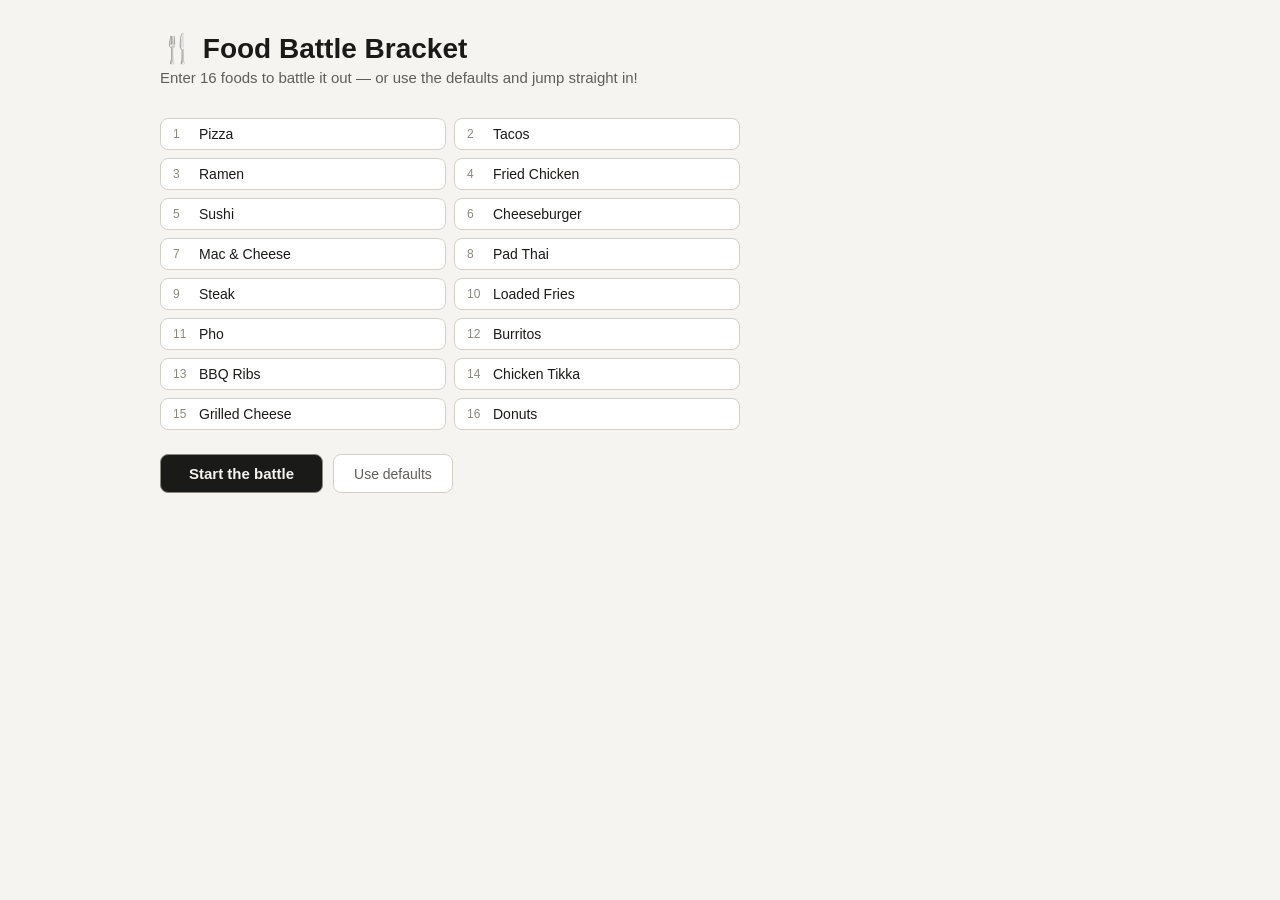
<file: ai.html>
<!DOCTYPE html>
<html lang="en">
<head>
  <meta charset="UTF-8" />
  <meta name="viewport" content="width=device-width, initial-scale=1.0" />
  <title>Food Battle Bracket</title>
  <style>
    *, *::before, *::after { box-sizing: border-box; margin: 0; padding: 0; }

    body {
      font-family: -apple-system, BlinkMacSystemFont, "Segoe UI", Roboto, sans-serif;
      background: #f5f4f0;
      color: #1a1a18;
      min-height: 100vh;
      padding: 2rem 1rem;
    }

    #app { max-width: 960px; margin: 0 auto; }

    h1 { font-size: 28px; font-weight: 600; margin-bottom: 4px; color: #1a1a18; }
    .subtitle { font-size: 15px; color: #5f5e5a; margin-bottom: 2rem; }

    /* Setup screen */
    #setup-screen { max-width: 580px; }

    .food-grid {
      display: grid;
      grid-template-columns: 1fr 1fr;
      gap: 8px;
      margin-bottom: 1.5rem;
    }

    .food-slot {
      display: flex;
      align-items: center;
      gap: 8px;
      background: #ffffff;
      border: 1px solid #d3d1c7;
      border-radius: 8px;
      padding: 7px 12px;
    }

    .slot-num { font-size: 12px; color: #888780; min-width: 18px; }

    .food-slot input {
      border: none;
      background: transparent;
      font-size: 14px;
      color: #1a1a18;
      width: 100%;
      outline: none;
      font-family: inherit;
    }
    .food-slot input::placeholder { color: #b4b2a9; font-style: italic; }

    .start-btn {
      padding: 10px 28px;
      font-size: 15px;
      font-weight: 600;
      cursor: pointer;
      border: 1px solid #888780;
      border-radius: 8px;
      background: #1a1a18;
      color: #f5f4f0;
      font-family: inherit;
      transition: background 0.15s;
    }
    .start-btn:hover { background: #2c2c2a; }

    .secondary-btn {
      padding: 10px 20px;
      font-size: 14px;
      cursor: pointer;
      border: 1px solid #d3d1c7;
      border-radius: 8px;
      background: #ffffff;
      color: #5f5e5a;
      font-family: inherit;
      transition: background 0.15s;
    }
    .secondary-btn:hover { background: #f1efe8; }

    .error-msg { font-size: 13px; color: #a32d2d; margin-bottom: 12px; }

    /* Bracket screen */
    #bracket-screen { display: none; }

    .bracket-outer {
      display: flex;
      align-items: flex-start;
      overflow-x: auto;
      padding-bottom: 1rem;
    }

    .bracket-wrap { display: flex; gap: 0; }

    .round { display: flex; flex-direction: column; min-width: 148px; }

    .round-label {
      font-size: 11px;
      font-weight: 600;
      color: #888780;
      text-align: center;
      padding: 0 8px 10px;
      letter-spacing: 0.06em;
      text-transform: uppercase;
    }

    .match-col {
      display: flex;
      flex-direction: column;
      justify-content: space-around;
      flex: 1;
      padding: 0 6px;
    }

    .seed-btn {
      width: 100%;
      padding: 7px 10px;
      font-size: 13px;
      text-align: left;
      cursor: pointer;
      border: 1px solid #d3d1c7;
      border-radius: 8px;
      background: #ffffff;
      color: #1a1a18;
      white-space: nowrap;
      overflow: hidden;
      text-overflow: ellipsis;
      font-family: inherit;
      transition: background 0.15s, border-color 0.15s, opacity 0.4s, transform 0.15s;
    }
    .seed-btn:hover:not(:disabled) {
      background: #f1efe8;
      border-color: #b4b2a9;
      transform: scale(1.02);
    }
    .seed-btn:disabled { cursor: default; }
    .seed-btn.tbd { color: #b4b2a9; font-style: italic; }

    .seed-btn.winner {
      background: #eaf3de;
      color: #3b6d11;
      border-color: #97c459;
      font-weight: 600;
      animation: winnerPop 0.35s ease;
    }
    .seed-btn.loser {
      opacity: 0.25;
      animation: loserFade 0.4s ease forwards;
    }

    @keyframes winnerPop {
      0%   { transform: scale(1); }
      40%  { transform: scale(1.07); }
      100% { transform: scale(1); }
    }
    @keyframes loserFade {
      0%   { opacity: 1; transform: translateX(0); }
      40%  { transform: translateX(-6px); }
      100% { opacity: 0.25; transform: translateX(0); }
    }
    @keyframes slideIn {
      from { opacity: 0; transform: translateY(6px); }
      to   { opacity: 1; transform: translateY(0); }
    }
    @keyframes champReveal {
      0%   { transform: scale(0.8); opacity: 0; }
      60%  { transform: scale(1.08); }
      100% { transform: scale(1); opacity: 1; }
    }

    .matchup-enter { animation: slideIn 0.3s ease; }
    .vs-divider { height: 1px; background: #d3d1c7; margin: 2px 4px; }

    /* Champion */
    .champion-wrap {
      display: flex;
      flex-direction: column;
      align-items: center;
      justify-content: center;
      min-width: 148px;
      padding: 0 12px;
    }
    .trophy { font-size: 32px; margin-bottom: 8px; }
    .champ-label {
      font-size: 11px;
      font-weight: 600;
      color: #888780;
      margin-bottom: 8px;
      letter-spacing: 0.06em;
      text-transform: uppercase;
    }
    .champ-name {
      font-size: 15px;
      font-weight: 500;
      color: #5f5e5a;
      background: #ffffff;
      border-radius: 12px;
      padding: 12px 16px;
      border: 1px solid #d3d1c7;
      width: 100%;
      text-align: center;
      transition: background 0.3s, color 0.3s, border-color 0.3s;
    }
    .champ-name.revealed {
      background: #faeeda;
      color: #633806;
      border-color: #ef9f27;
      font-size: 16px;
      font-weight: 700;
      animation: champReveal 0.5s ease;
    }

    .action-row { display: flex; gap: 10px; margin-top: 1.5rem; flex-wrap: wrap; }

    .reset-btn, .edit-btn {
      padding: 8px 20px;
      font-size: 14px;
      cursor: pointer;
      border: 1px solid #d3d1c7;
      border-radius: 8px;
      background: #ffffff;
      color: #1a1a18;
      font-family: inherit;
      transition: background 0.15s;
    }
    .reset-btn:hover, .edit-btn:hover { background: #f1efe8; }
    .edit-btn { color: #5f5e5a; }

    /* Confetti */
    #confetti-canvas {
      position: fixed;
      top: 0; left: 0;
      width: 100%; height: 100%;
      pointer-events: none;
      z-index: 999;
      display: none;
    }
  </style>
</head>
<body>

<canvas id="confetti-canvas"></canvas>

<div id="app">
  <h1>&#127860; Food Battle Bracket</h1>

  <!-- SETUP SCREEN -->
  <div id="setup-screen">
    <p class="subtitle">Enter 16 foods to battle it out — or use the defaults and jump straight in!</p>
    <div class="food-grid" id="food-inputs"></div>
    <div class="error-msg" id="error-msg" style="display:none">Please fill in all 16 foods before starting.</div>
    <div style="display:flex; gap:10px; flex-wrap:wrap;">
      <button class="start-btn" onclick="startBracket()">Start the battle</button>
      <button class="secondary-btn" onclick="fillDefaults()">Use defaults</button>
    </div>
  </div>

  <!-- BRACKET SCREEN -->
  <div id="bracket-screen">
    <p class="subtitle">Click a food to advance it. Vote your way to the champion!</p>
    <div class="bracket-outer">
      <div class="bracket-wrap" id="bracket"></div>
      <div class="champion-wrap">
        <div class="trophy">&#127942;</div>
        <div class="champ-label">Champion</div>
        <div class="champ-name" id="champ-display">???</div>
      </div>
    </div>
    <div class="action-row">
      <button class="reset-btn" onclick="resetBracket()">Reset bracket</button>
      <button class="edit-btn" onclick="goToSetup()">Edit foods</button>
    </div>
  </div>
</div>

<script>
  const DEFAULTS = [
    "Pizza","Tacos","Ramen","Fried Chicken",
    "Sushi","Cheeseburger","Mac & Cheese","Pad Thai",
    "Steak","Loaded Fries","Pho","Burritos",
    "BBQ Ribs","Chicken Tikka","Grilled Cheese","Donuts"
  ];
  const ROUND_LABELS = ['Round of 16', 'Quarterfinals', 'Semifinals', 'Final'];
  let foods = [...DEFAULTS];
  let rounds = [];

  function buildInputs() {
    const grid = document.getElementById('food-inputs');
    grid.innerHTML = '';
    for (let i = 0; i < 16; i++) {
      const slot = document.createElement('div');
      slot.className = 'food-slot';
      slot.innerHTML = `<span class="slot-num">${i + 1}</span><input type="text" maxlength="24" placeholder="Food #${i + 1}" id="food-${i}" value="${foods[i] || ''}" />`;
      grid.appendChild(slot);
    }
  }

  function fillDefaults() {
    foods = [...DEFAULTS];
    buildInputs();
  }

  function startBracket() {
    const inputs = [];
    for (let i = 0; i < 16; i++) {
      const val = document.getElementById(`food-${i}`).value.trim();
      inputs.push(val);
    }
    const err = document.getElementById('error-msg');
    if (inputs.some(f => !f)) { err.style.display = 'block'; return; }
    err.style.display = 'none';
    foods = inputs;
    initBracket();
    document.getElementById('setup-screen').style.display = 'none';
    document.getElementById('bracket-screen').style.display = 'block';
    render();
  }

  function goToSetup() {
    document.getElementById('bracket-screen').style.display = 'none';
    document.getElementById('setup-screen').style.display = 'block';
    buildInputs();
  }

  function initBracket() {
    rounds = [];
    let r0 = [];
    for (let i = 0; i < 16; i += 2) r0.push({ a: foods[i], b: foods[i + 1], winner: null });
    rounds.push(r0);
    rounds.push([{ a:null,b:null,winner:null },{ a:null,b:null,winner:null },{ a:null,b:null,winner:null },{ a:null,b:null,winner:null }]);
    rounds.push([{ a:null,b:null,winner:null },{ a:null,b:null,winner:null }]);
    rounds.push([{ a:null,b:null,winner:null }]);
  }

  function vote(rIdx, mIdx, choice) {
    const match = rounds[rIdx][mIdx];
    if (!match.a || !match.b) return;
    match.winner = choice;
    const next = rounds[rIdx + 1];
    if (next) {
      const nMIdx = Math.floor(mIdx / 2);
      const slot = mIdx % 2 === 0 ? 'a' : 'b';
      next[nMIdx][slot] = choice;
      if (next[nMIdx].winner && next[nMIdx].winner !== next[nMIdx].a && next[nMIdx].winner !== next[nMIdx].b) {
        next[nMIdx].winner = null;
        cascadeClear(rIdx + 1, nMIdx);
      }
    }
    render();
    if (rIdx === rounds.length - 1) setTimeout(launchConfetti, 200);
  }

  function cascadeClear(rIdx, mIdx) {
    const slot = mIdx % 2 === 0 ? 'a' : 'b';
    if (rIdx + 1 < rounds.length) {
      const nMIdx = Math.floor(mIdx / 2);
      rounds[rIdx + 1][nMIdx][slot] = null;
      rounds[rIdx + 1][nMIdx].winner = null;
      cascadeClear(rIdx + 1, nMIdx);
    }
  }

  function resetBracket() { initBracket(); render(); }

  function render() {
    const el = document.getElementById('bracket');
    el.innerHTML = '';
    rounds.forEach((round, rIdx) => {
      const roundDiv = document.createElement('div');
      roundDiv.className = 'round';
      const label = document.createElement('div');
      label.className = 'round-label';
      label.textContent = ROUND_LABELS[rIdx];
      roundDiv.appendChild(label);
      const col = document.createElement('div');
      col.className = 'match-col';
      const gapFactor = (8 / round.length) * 6;
      round.forEach((match, mIdx) => {
        const wrapper = document.createElement('div');
        wrapper.style.cssText = `display:flex;flex-direction:column;gap:2px;position:relative;margin:${gapFactor}px 0;`;
        wrapper.classList.add('matchup-enter');
        [match.a, match.b].forEach((food, fi) => {
          const btn = document.createElement('button');
          btn.className = 'seed-btn';
          const isTbd = !food;
          btn.textContent = isTbd ? 'TBD' : food;
          if (isTbd) btn.classList.add('tbd');
          if (match.winner && match.winner === food) btn.classList.add('winner');
          if (match.winner && match.winner !== food && food) btn.classList.add('loser');
          btn.disabled = isTbd || !!match.winner || !match.a || !match.b;
          btn.onclick = () => vote(rIdx, mIdx, food);
          wrapper.appendChild(btn);
          if (fi === 0) {
            const d = document.createElement('div');
            d.className = 'vs-divider';
            wrapper.appendChild(d);
          }
        });
        col.appendChild(wrapper);
      });
      roundDiv.appendChild(col);
      el.appendChild(roundDiv);
    });

    const champion = rounds[rounds.length - 1][0].winner;
    const champ = document.getElementById('champ-display');
    champ.textContent = champion || '???';
    champion ? champ.classList.add('revealed') : champ.classList.remove('revealed');
  }

  // Confetti
  const COLORS = ['#EF9F27','#5DCAA5','#D85A30','#378ADD','#D4537E','#639922','#7F77DD'];
  let confettiPieces = [];
  let confettiRunning = false;

  function launchConfetti() {
    const canvas = document.getElementById('confetti-canvas');
    canvas.width = window.innerWidth;
    canvas.height = window.innerHeight;
    canvas.style.display = 'block';
    confettiPieces = [];
    for (let i = 0; i < 140; i++) {
      confettiPieces.push({
        x: Math.random() * canvas.width,
        y: -10 - Math.random() * 100,
        w: 7 + Math.random() * 7,
        h: 10 + Math.random() * 6,
        color: COLORS[Math.floor(Math.random() * COLORS.length)],
        vx: (Math.random() - 0.5) * 4,
        vy: 2 + Math.random() * 4,
        angle: Math.random() * 360,
        spin: (Math.random() - 0.5) * 6,
        opacity: 1
      });
    }
    confettiRunning = true;
    requestAnimationFrame(drawConfetti);
    setTimeout(() => { confettiRunning = false; }, 3200);
  }

  function drawConfetti() {
    const canvas = document.getElementById('confetti-canvas');
    const ctx = canvas.getContext('2d');
    ctx.clearRect(0, 0, canvas.width, canvas.height);
    let alive = false;
    confettiPieces.forEach(p => {
      p.x += p.vx;
      p.y += p.vy;
      p.angle += p.spin;
      p.vy += 0.12;
      if (p.y < canvas.height + 20) alive = true;
      if (p.y > canvas.height * 0.6) p.opacity = Math.max(0, p.opacity - 0.02);
      ctx.save();
      ctx.globalAlpha = p.opacity;
      ctx.translate(p.x, p.y);
      ctx.rotate(p.angle * Math.PI / 180);
      ctx.fillStyle = p.color;
      ctx.fillRect(-p.w / 2, -p.h / 2, p.w, p.h);
      ctx.restore();
    });
    if (confettiRunning || alive) requestAnimationFrame(drawConfetti);
    else {
      canvas.style.display = 'none';
      ctx.clearRect(0, 0, canvas.width, canvas.height);
    }
  }

  buildInputs();
</script>
</body>
</html>
</file>
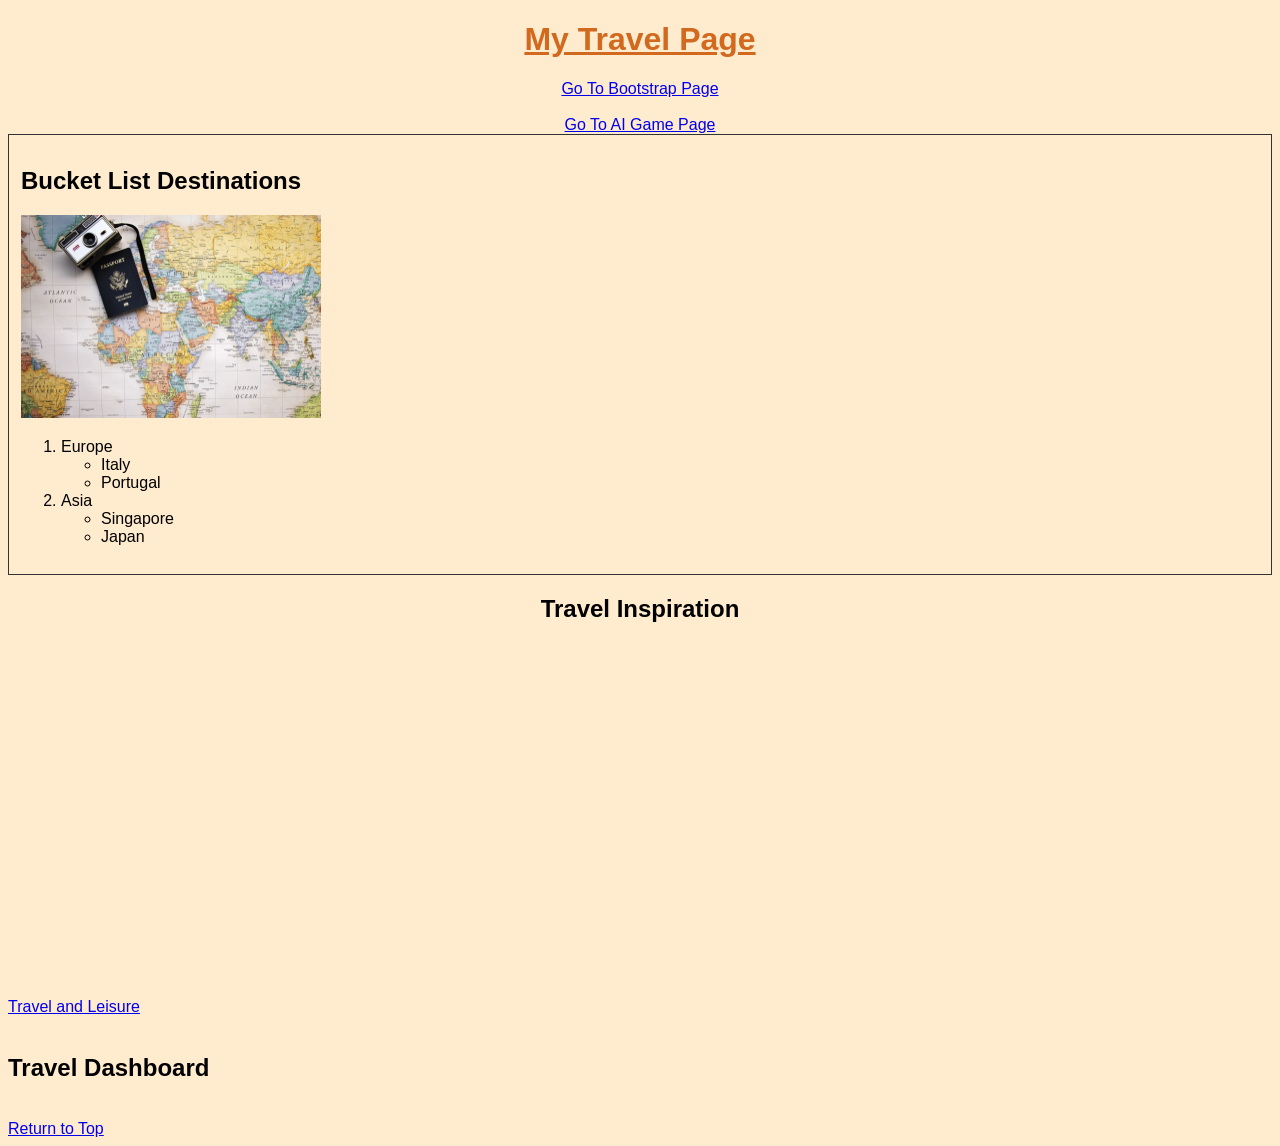
<file: fromscratch.html>
<!DOCTYPE html>
<html lang="en">
<head>
    <meta charset="UTF-8">
    <meta name="viewport" content="width=device-width, initial-scale=1.0">
    <title>My Travel Page</title>
    <link rel="stylesheet" type="text/css" href="css/mystyles.css">
</head>
<body>
    <div class="header">
        <h1 id="top">My Travel Page</h1>
        <a href="index.html">Go To Bootstrap Page</a>
        <br><br>
        <a href="ai.html">Go To AI Game Page</a>
        <br>
    </div>
    <div class="stylebox">
        <h2>Bucket List Destinations</h2>
        <img src="assets/img/world-travel.jpg" alt="World Travel" width="300">
        <ol>
            <li>Europe</li>
                <ul>
                    <li>Italy</li>
                    <li>Portugal</li>
                </ul>
            <li>Asia</li>
                <ul>
                    <li>Singapore</li>
                    <li>Japan</li>
                </ul>
        </ol>
    </div>
    <div class="stylebox2">
        <h2>Travel Inspiration</h2>
        <iframe width="560" height="315" src="https://www.youtube.com/embed/CRyU5YsNewM?si=EAlgq7Aty5UNWIm3" title="YouTube video player" frameborder="0" allow="accelerometer; autoplay; clipboard-write; encrypted-media; gyroscope; picture-in-picture; web-share" referrerpolicy="strict-origin-when-cross-origin" allowfullscreen></iframe>
    </div>
    <br>
    <br>
    <a href="https://www.travelandleisure.com/">Travel and Leisure</a>
    <br><br>
    <div class='tableauPlaceholder' id='viz1776199493338' style='position: relative'><h2>Travel Dashboard</h2><noscript><a href='#'><img alt='Travel Dashboard ' src='https:&#47;&#47;public.tableau.com&#47;static&#47;images&#47;Tr&#47;Travel-Dashboard-Daminda-new&#47;TravelDashboard&#47;1_rss.png' style='border: none' /></a></noscript><object class='tableauViz'  style='display:none;'><param name='host_url' value='https%3A%2F%2Fpublic.tableau.com%2F' /> <param name='embed_code_version' value='3' /> <param name='site_root' value='' /><param name='name' value='Travel-Dashboard-Daminda-new&#47;TravelDashboard' /><param name='tabs' value='no' /><param name='toolbar' value='yes' /><param name='static_image' value='https:&#47;&#47;public.tableau.com&#47;static&#47;images&#47;Tr&#47;Travel-Dashboard-Daminda-new&#47;TravelDashboard&#47;1.png' /> <param name='animate_transition' value='yes' /><param name='display_static_image' value='yes' /><param name='display_spinner' value='yes' /><param name='display_overlay' value='yes' /><param name='display_count' value='yes' /><param name='language' value='en-US' /></object></div>                <script type='text/javascript'>                    var divElement = document.getElementById('viz1776199493338');                    var vizElement = divElement.getElementsByTagName('object')[0];                    if ( divElement.offsetWidth > 800 ) { vizElement.style.width='1000px';vizElement.style.height='927px';} else if ( divElement.offsetWidth > 500 ) { vizElement.style.width='1000px';vizElement.style.height='927px';} else { vizElement.style.width='100%';vizElement.style.height='4177px';}                     var scriptElement = document.createElement('script');                    scriptElement.src = 'https://public.tableau.com/javascripts/api/viz_v1.js';                    vizElement.parentNode.insertBefore(scriptElement, vizElement);                </script>
    <br>
    <a href="#top">Return to Top</a>
</body>
</html>
</file>
<file: css/mystyles.css>
p{
    font-weight: bold;
}

#top{
    text-decoration: underline;
}

.emphasizeText{
    font-style: italic;
    color:blue
}

body{
    background-color: blanchedalmond;
    font-family:'Segoe UI', Tahoma, Geneva, Verdana, sans-serif;
}

.header{
    color:chocolate;
    text-align:center;
}

.stylebox{
    border: 1px solid #333;
    padding: 12px;
    text-align:left;
}

.stylebox2{
    text-align:center;
}
</file>
